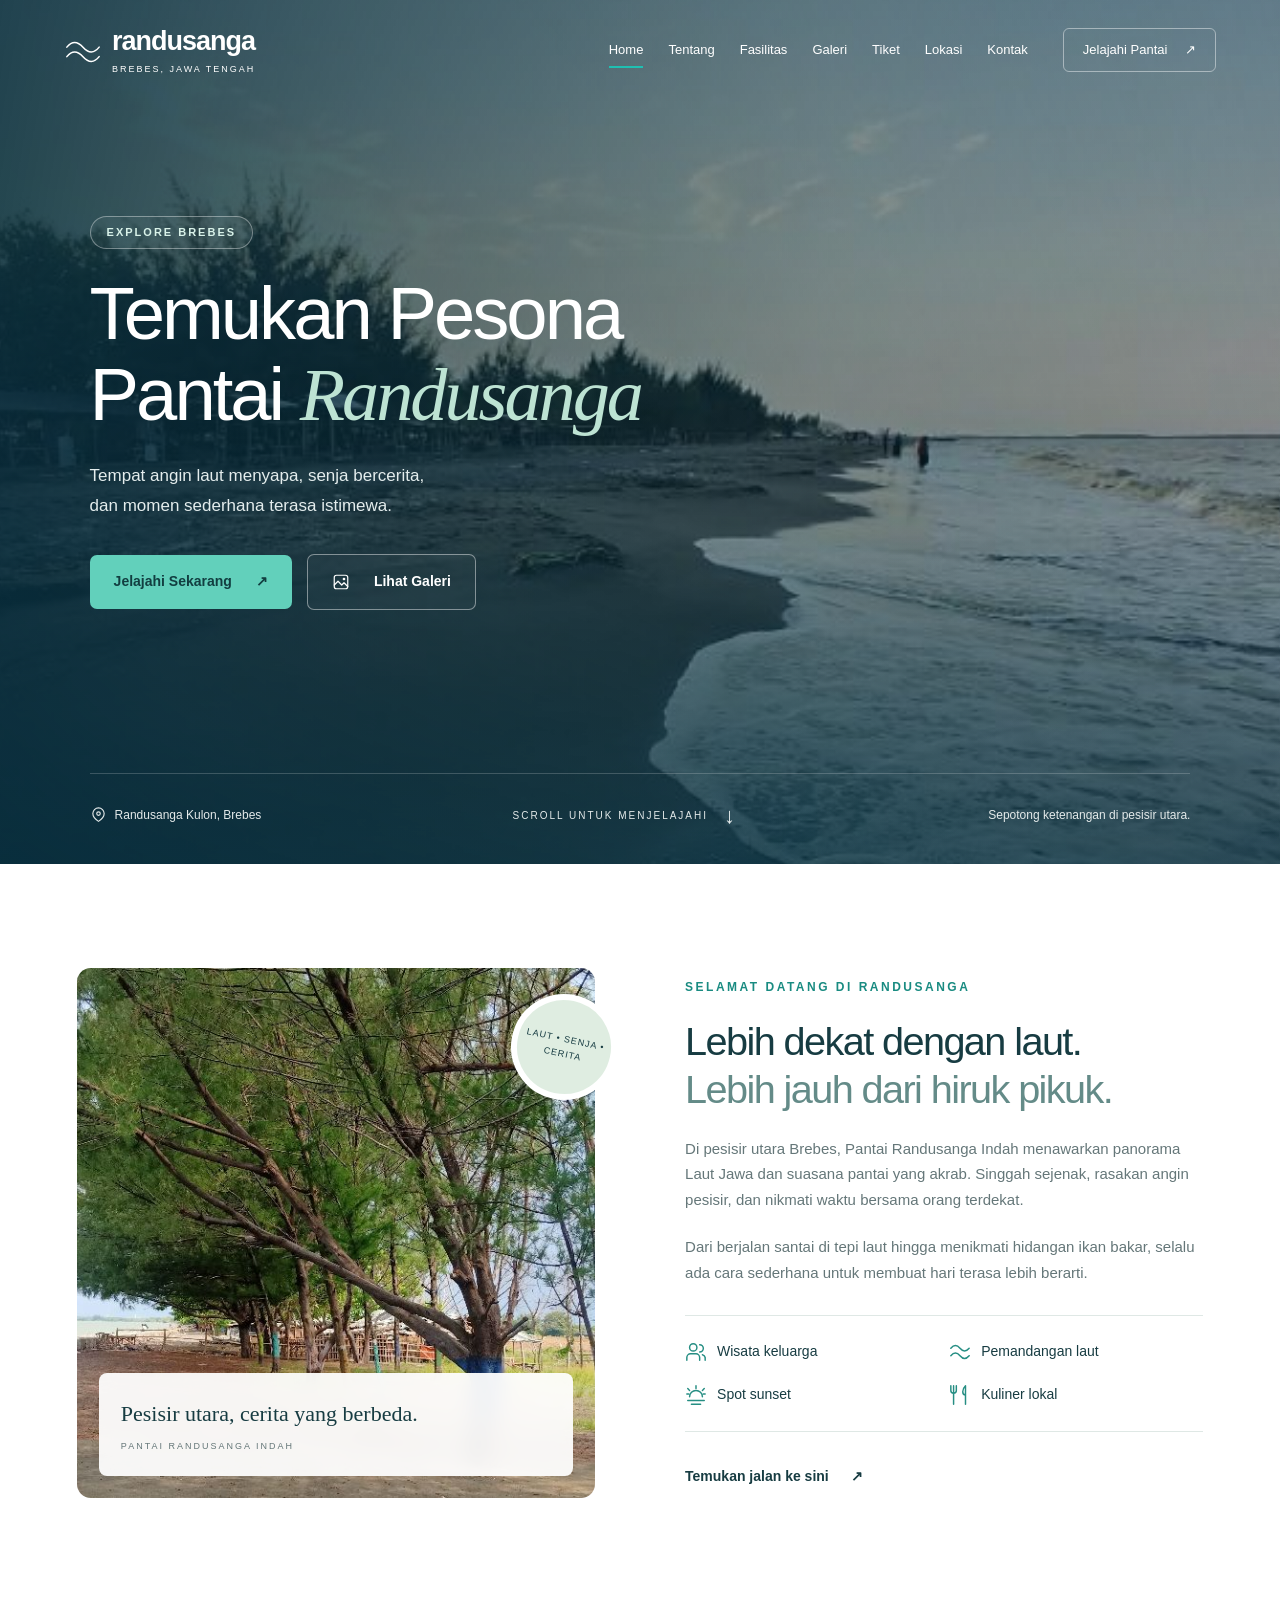
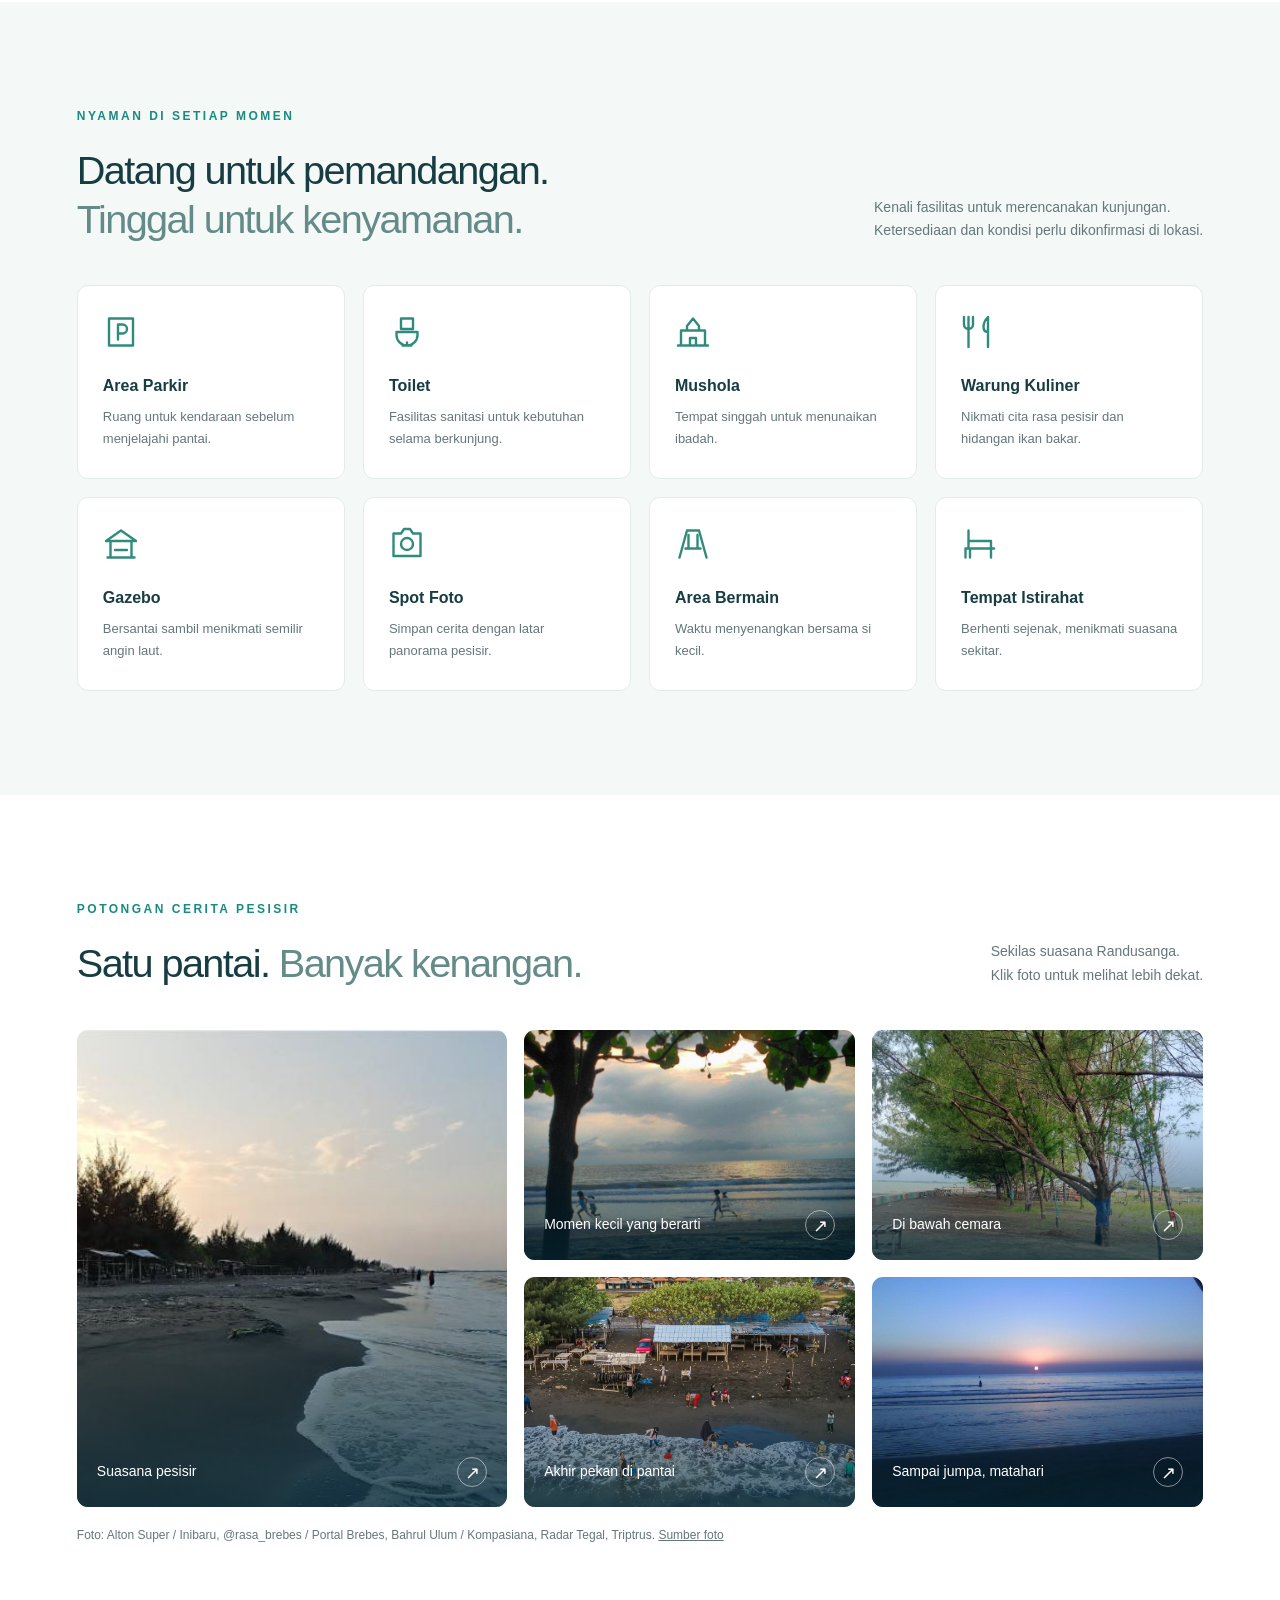
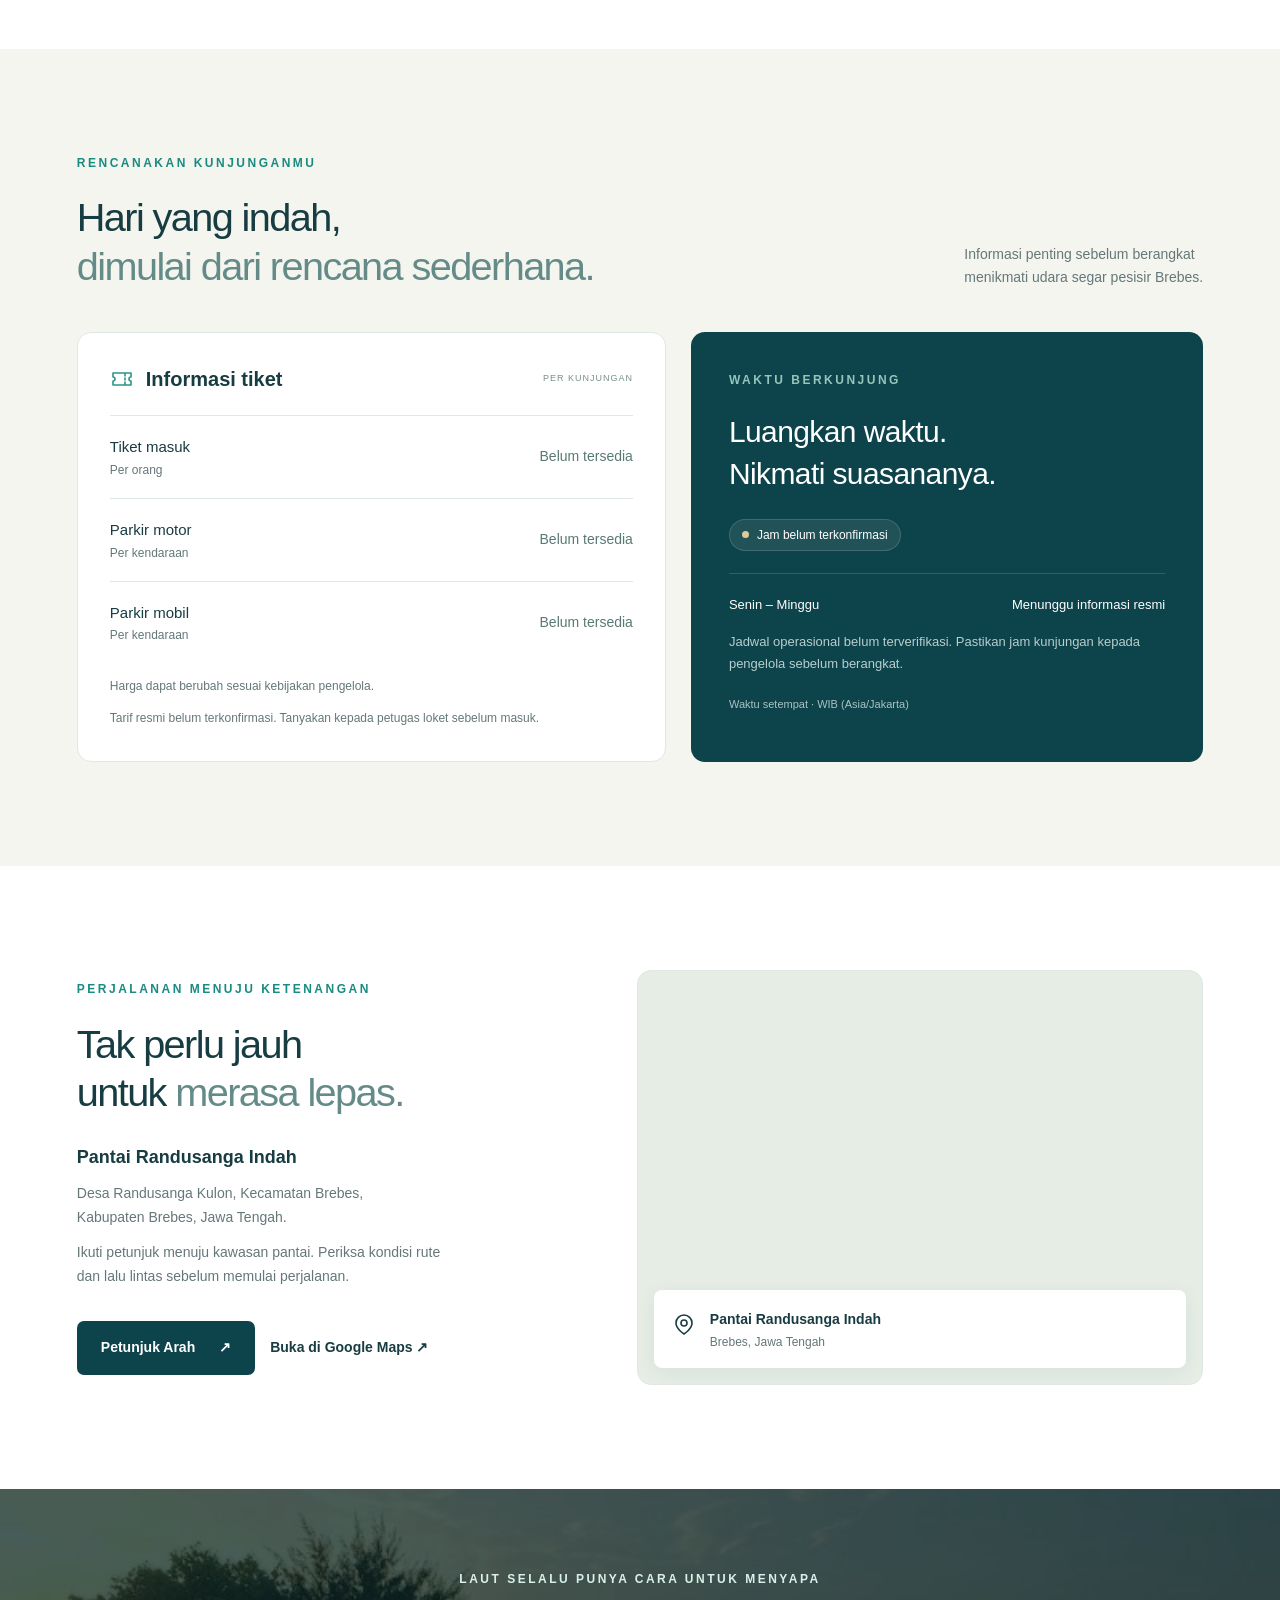
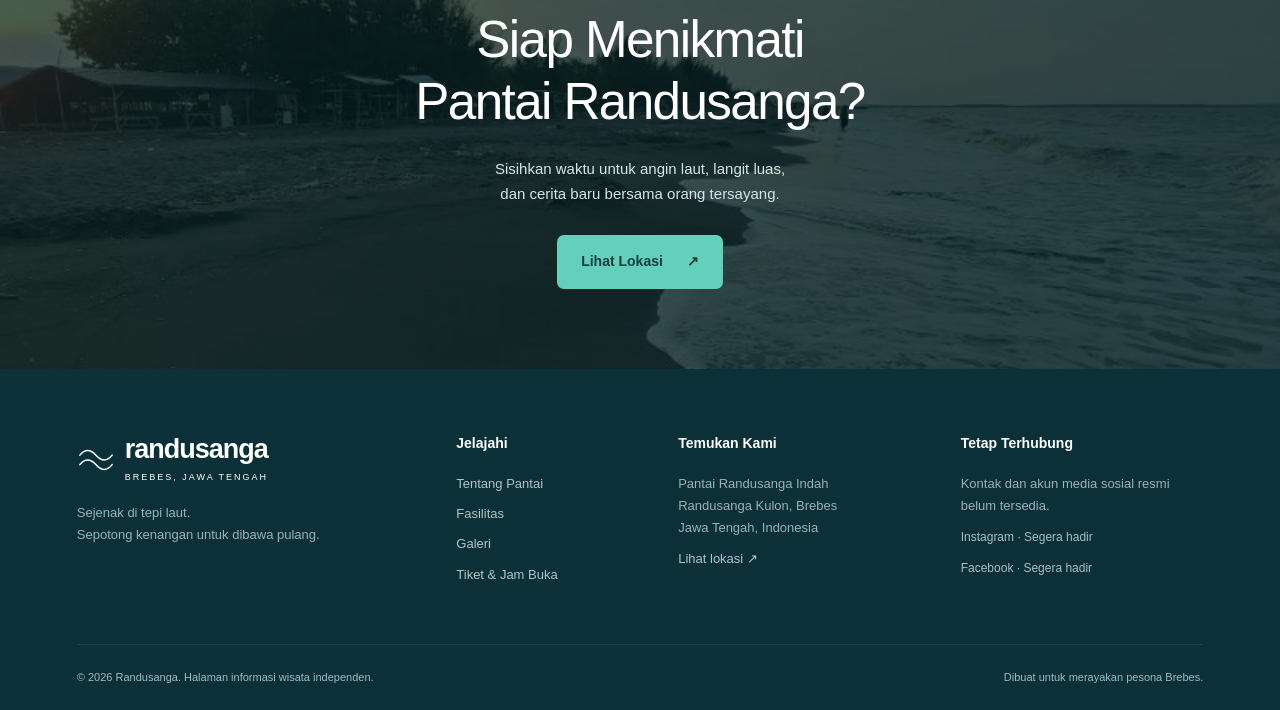
<file: index.html>
<!DOCTYPE html><html lang="id"><head><meta charset="UTF-8"><meta name="viewport" content="width=device-width,initial-scale=1"><meta name="description" content="Kenali Pantai Randusanga Indah di Brebes. Jelajahi panorama pesisir, galeri foto, informasi kunjungan, dan petunjuk lokasi."><title>Randusanga — Sejenak di tepi laut</title><link rel="icon" type="image/svg+xml" href="data:image/svg+xml,%3Csvg xmlns='http://www.w3.org/2000/svg' viewBox='0 0 40 40'%3E%3Crect width='40' height='40' rx='12' fill='%230b555c'/%3E%3Cpath d='M7 18q6-8 13 0t13 0M7 26q6-8 13 0t13 0' fill='none' stroke='%23ffffff' stroke-width='3'/%3E%3C/svg%3E"><link rel="stylesheet" href="css/style.css"><script src="js/script.js" defer></script></head><body>
<a class="skip" href="#tentang">Lewati ke konten</a><header class="header" id="header"><a class="brand" href="#home" aria-label="Randusanga, beranda"><svg viewBox="0 0 40 36" aria-hidden="true"><path d="M3 15q8-10 17 0t17 0M3 25q8-10 17 0t17 0"/></svg><span>randusanga<span class="brand-small">BREBES, JAWA TENGAH</span></span></a><button class="hamburger" aria-label="Buka menu" aria-expanded="false" aria-controls="nav"><span></span><span></span></button><nav id="nav" aria-label="Navigasi utama"><a href="#home" class="active">Home</a><a href="#tentang">Tentang</a><a href="#fasilitas">Fasilitas</a><a href="#galeri">Galeri</a><a href="#tiket">Tiket</a><a href="#lokasi">Lokasi</a><a href="#kontak">Kontak</a><a class="nav-cta" href="#tentang">Jelajahi Pantai <span aria-hidden="true">↗</span></a></nav></header>
<main><section class="hero" id="home"><img class="hero-image" src="assets/images/pesisir.jpg" alt="Garis pantai Randusanga dengan gazebo dan pepohonan di tepi laut" width="1600" height="1000" fetchpriority="high"><div class="hero-shade"></div><div class="hero-content"><span class="eyebrow light">EXPLORE BREBES</span><h1>Temukan Pesona<br>Pantai <em>Randusanga</em></h1><p>Tempat angin laut menyapa, senja bercerita,<br>dan momen sederhana terasa istimewa.</p><div class="actions"><a class="button primary" href="#tentang">Jelajahi Sekarang <span aria-hidden="true">↗</span></a><a class="button ghost" href="#galeri"><svg viewBox="0 0 24 24" aria-hidden="true"><rect x="3" y="3" width="18" height="18" rx="3"/><path d="m3 16 5-5 5 5 3-3 5 5"/><circle cx="16" cy="8" r="1"/></svg>Lihat Galeri</a></div></div><div class="hero-bottom"><span><svg viewBox="0 0 24 24" aria-hidden="true"><path d="M20 10c0 6-8 11-8 11S4 16 4 10a8 8 0 1 1 16 0Z"/><circle cx="12" cy="10" r="2.5"/></svg>Randusanga Kulon, Brebes</span><a href="#tentang" class="scroll-link">SCROLL UNTUK MENJELAJAHI <span aria-hidden="true">↓</span></a><span class="hero-note">Sepotong ketenangan di pesisir utara.</span></div></section>
<section class="section about" id="tentang"><div class="about-photo reveal"><img src="assets/images/cemara.jpg" alt="Pohon cemara yang menaungi tepi Pantai Randusanga" width="800" height="900" loading="lazy"><div class="photo-label"><span>Pesisir utara, cerita yang berbeda.</span><small>PANTAI RANDUSANGA INDAH</small></div><span class="photo-stamp">LAUT • SENJA • CERITA</span></div><div class="about-copy reveal"><span class="eyebrow">SELAMAT DATANG DI RANDUSANGA</span><h2>Lebih dekat dengan laut.<br><em>Lebih jauh dari hiruk pikuk.</em></h2><p>Di pesisir utara Brebes, Pantai Randusanga Indah menawarkan panorama Laut Jawa dan suasana pantai yang akrab. Singgah sejenak, rasakan angin pesisir, dan nikmati waktu bersama orang terdekat.</p><p>Dari berjalan santai di tepi laut hingga menikmati hidangan ikan bakar, selalu ada cara sederhana untuk membuat hari terasa lebih berarti.</p><div class="highlights"><span data-icon="users">Wisata keluarga</span><span data-icon="wave">Pemandangan laut</span><span data-icon="sun">Spot sunset</span><span data-icon="food">Kuliner lokal</span></div><a class="text-link" href="#lokasi">Temukan jalan ke sini <span aria-hidden="true">↗</span></a></div></section>
<section class="facilities section" id="fasilitas"><div class="section-heading reveal"><div><span class="eyebrow">NYAMAN DI SETIAP MOMEN</span><h2>Datang untuk pemandangan.<br><em>Tinggal untuk kenyamanan.</em></h2></div><p>Kenali fasilitas untuk merencanakan kunjungan.<br>Ketersediaan dan kondisi perlu dikonfirmasi di lokasi.</p></div><div class="facility-grid" id="facility-grid"></div></section>
<section class="section gallery-section" id="galeri"><div class="section-heading reveal"><div><span class="eyebrow">POTONGAN CERITA PESISIR</span><h2>Satu pantai. <em>Banyak kenangan.</em></h2></div><p>Sekilas suasana Randusanga.<br>Klik foto untuk melihat lebih dekat.</p></div><div class="gallery"><button class="gallery-item g1 reveal" data-caption="Senja di pesisir Randusanga"><img src="assets/images/pesisir.jpg" alt="Gazebo di sepanjang pesisir Randusanga saat langit mulai meredup" width="1000" height="700" loading="lazy"><span>Suasana pesisir <b>↗</b></span></button><button class="gallery-item g2 reveal" data-caption="Menikmati senja di pesisir"><img src="assets/images/senja.jpg" alt="Langit senja di atas pantai dengan ranting pohon di latar depan" width="750" height="500" loading="lazy"><span>Momen kecil yang berarti <b>↗</b></span></button><button class="gallery-item g3 reveal" data-caption="Keteduhan cemara di tepi laut"><img src="assets/images/cemara.jpg" alt="Deretan cemara di tepi laut Randusanga" width="800" height="600" loading="lazy"><span>Di bawah cemara <b>↗</b></span></button><button class="gallery-item g4 reveal" data-caption="Waktu bersama di Pantai Randusanga"><img src="assets/images/keluarga.jpg" alt="Pengunjung menikmati suasana pantai Randusanga" width="800" height="600" loading="lazy"><span>Akhir pekan di pantai <b>↗</b></span></button><button class="gallery-item g5 reveal" data-caption="Langit senja dan Laut Jawa"><img src="assets/images/laut.jpg" alt="Cahaya senja di atas Laut Jawa dari Randusanga" width="800" height="600" loading="lazy"><span>Sampai jumpa, matahari <b>↗</b></span></button></div><p class="gallery-credit">Foto: Alton Super / Inibaru, @rasa_brebes / Portal Brebes, Bahrul Ulum / Kompasiana, Radar Tegal, Triptrus. <a href="credits.html">Sumber foto</a></p></section>
<section class="visit section" id="tiket"><div class="section-heading reveal"><div><span class="eyebrow">RENCANAKAN KUNJUNGANMU</span><h2>Hari yang indah,<br><em>dimulai dari rencana sederhana.</em></h2></div><p>Informasi penting sebelum berangkat<br>menikmati udara segar pesisir Brebes.</p></div><div class="visit-grid"><div class="ticket-card reveal"><div class="card-title"><span data-icon="ticket"></span><h3>Informasi tiket</h3><span class="tag">PER KUNJUNGAN</span></div><div class="price-row"><span>Tiket masuk<small>Per orang</small></span><strong data-price="entry">Belum tersedia</strong></div><div class="price-row"><span>Parkir motor<small>Per kendaraan</small></span><strong data-price="motorcycle">Belum tersedia</strong></div><div class="price-row"><span>Parkir mobil<small>Per kendaraan</small></span><strong data-price="car">Belum tersedia</strong></div><p class="fine">Harga dapat berubah sesuai kebijakan pengelola.</p><p class="fine">Tarif resmi belum terkonfirmasi. Tanyakan kepada petugas loket sebelum masuk.</p></div><div class="hours-card reveal"><span class="eyebrow">WAKTU BERKUNJUNG</span><h3>Luangkan waktu.<br>Nikmati suasananya.</h3><div class="status" id="opening-status" role="status">Jam belum terkonfirmasi</div><div class="hours-row"><span>Senin – Minggu</span><strong id="hours-text">Menunggu informasi resmi</strong></div><p id="hours-note">Jadwal operasional belum terverifikasi. Pastikan jam kunjungan kepada pengelola sebelum berangkat.</p><div class="time-zone">Waktu setempat · WIB (Asia/Jakarta)</div></div></div></section>
<section class="section location" id="lokasi"><div class="location-copy reveal"><span class="eyebrow">PERJALANAN MENUJU KETENANGAN</span><h2>Tak perlu jauh<br>untuk <em>merasa lepas.</em></h2><h3>Pantai Randusanga Indah</h3><p>Desa Randusanga Kulon, Kecamatan Brebes,<br>Kabupaten Brebes, Jawa Tengah.</p><p class="location-tip">Ikuti petunjuk menuju kawasan pantai. Periksa kondisi rute dan lalu lintas sebelum memulai perjalanan.</p><div class="actions"><a class="button dark" href="https://www.google.com/maps/dir/?api=1&amp;destination=Pantai+Randusanga+Indah+Brebes" target="_blank" rel="noopener noreferrer">Petunjuk Arah <span aria-hidden="true">↗</span></a><a class="text-link" href="https://www.google.com/maps/search/?api=1&amp;query=Pantai+Randusanga+Indah+Brebes" target="_blank" rel="noopener noreferrer">Buka di Google Maps ↗</a></div></div><div class="map-wrap reveal"><iframe title="Peta lokasi Pantai Randusanga Indah, Brebes" src="https://maps.google.com/maps?q=Pantai%20Randusanga%20Indah%20Brebes&amp;output=embed" loading="lazy" referrerpolicy="no-referrer-when-downgrade" allowfullscreen></iframe><div class="map-label"><span data-icon="pin"></span><div><strong>Pantai Randusanga Indah</strong><small>Brebes, Jawa Tengah</small></div></div></div></section>
<section class="closing"><img src="assets/images/pesisir.jpg" alt="Suasana tenang pesisir Randusanga" width="1600" height="1000" loading="lazy"><div class="closing-content reveal"><span class="eyebrow light">LAUT SELALU PUNYA CARA UNTUK MENYAPA</span><h2>Siap Menikmati<br>Pantai Randusanga?</h2><p>Sisihkan waktu untuk angin laut, langit luas,<br>dan cerita baru bersama orang tersayang.</p><a class="button primary" href="#lokasi">Lihat Lokasi <span aria-hidden="true">↗</span></a></div></section></main>
<footer id="kontak"><div class="footer-grid"><div><a class="brand" href="#home"><svg viewBox="0 0 40 36" aria-hidden="true"><path d="M3 15q8-10 17 0t17 0M3 25q8-10 17 0t17 0"/></svg><span>randusanga<span class="brand-small">BREBES, JAWA TENGAH</span></span></a><p>Sejenak di tepi laut.<br>Sepotong kenangan untuk dibawa pulang.</p></div><div><h3>Jelajahi</h3><a href="#tentang">Tentang Pantai</a><a href="#fasilitas">Fasilitas</a><a href="#galeri">Galeri</a><a href="#tiket">Tiket & Jam Buka</a></div><div><h3>Temukan Kami</h3><p>Pantai Randusanga Indah<br>Randusanga Kulon, Brebes<br>Jawa Tengah, Indonesia</p><a href="#lokasi">Lihat lokasi ↗</a></div><div><h3>Tetap Terhubung</h3><p>Kontak dan akun media sosial resmi<br>belum tersedia.</p><span class="social-placeholder">Instagram · Segera hadir</span><span class="social-placeholder">Facebook · Segera hadir</span></div></div><div class="footer-bottom"><span>© <span id="year"></span> Randusanga. Halaman informasi wisata independen.</span><span>Dibuat untuk merayakan pesona Brebes.</span></div></footer><a href="#home" class="back-top" aria-label="Kembali ke atas">↑</a>
<dialog id="lightbox" aria-label="Galeri foto Pantai Randusanga"><button class="lightbox-close" aria-label="Tutup galeri">×</button><button class="lightbox-prev" aria-label="Foto sebelumnya">←</button><figure><img id="lightbox-image" alt=""><figcaption id="lightbox-caption" aria-live="polite"></figcaption></figure><button class="lightbox-next" aria-label="Foto berikutnya">→</button><span id="lightbox-count"></span></dialog></body></html>
</file>
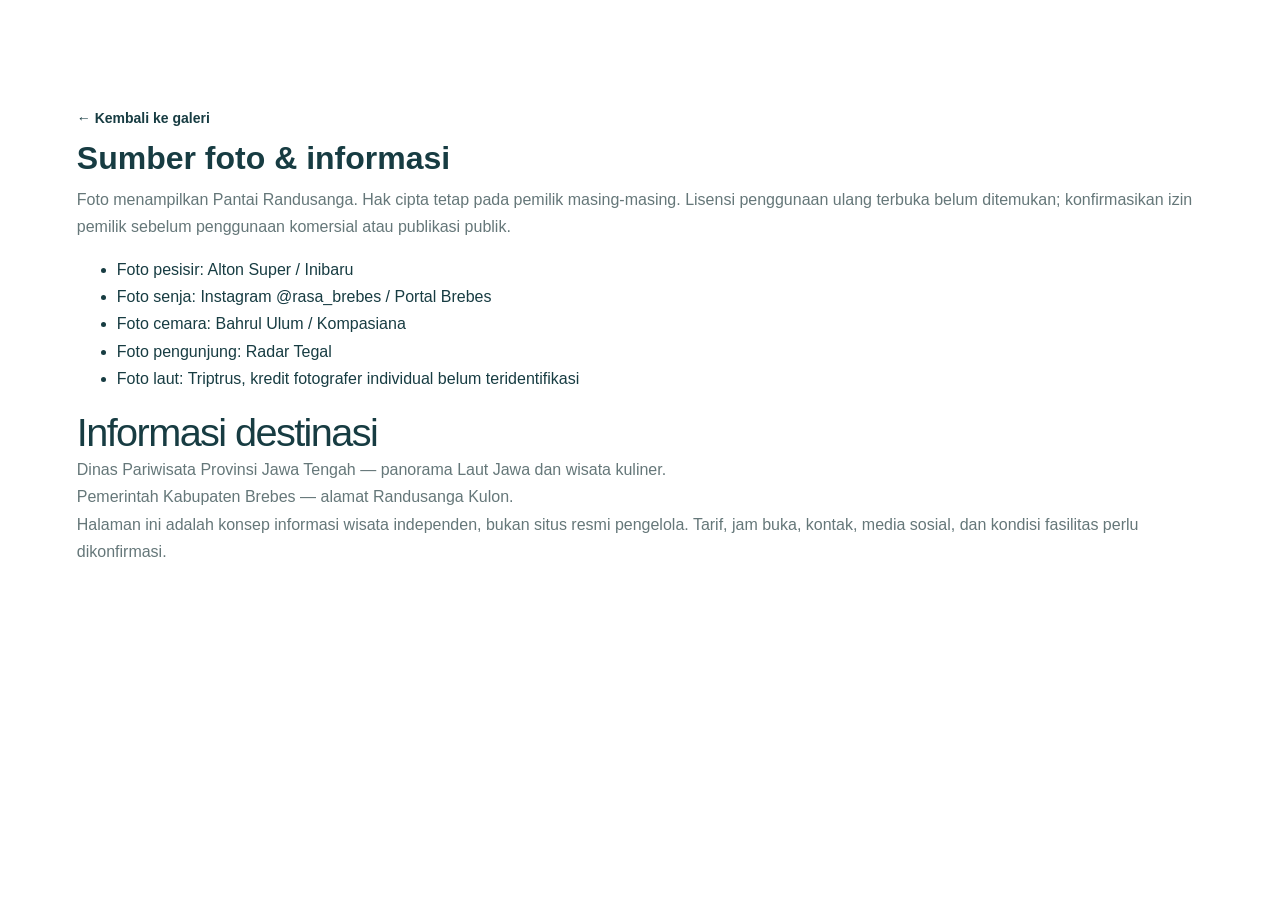
<file: credits.html>
<!DOCTYPE html><html lang="id"><meta charset="utf-8"><meta name="viewport" content="width=device-width,initial-scale=1"><title>Sumber foto — Randusanga</title><link rel="stylesheet" href="css/style.css"><main class="section"><a class="text-link" href="index.html#galeri">← Kembali ke galeri</a><h1>Sumber foto & informasi</h1><p>Foto menampilkan Pantai Randusanga. Hak cipta tetap pada pemilik masing-masing. Lisensi penggunaan ulang terbuka belum ditemukan; konfirmasikan izin pemilik sebelum penggunaan komersial atau publikasi publik.</p><ul><li><a href="https://inibaru.id/hits/wisata-alam-yang-tenang-di-pantai-randusanga-brebes">Foto pesisir: Alton Super / Inibaru</a></li><li><a href="https://portalbrebes.pikiran-rakyat.com/wisata/pr-1266380325/pantai-randusanga-indah-brebes-cocok-untuk-dikunjungi-bersama-keluarga-disaat-hari-libur">Foto senja: Instagram @rasa_brebes / Portal Brebes</a></li><li><a href="https://www.kompasiana.com/penaulum/5e6ffce6d541df0ca04be717/cemara-laut-di-pantai-bikin-sejuk-dan-nyaman">Foto cemara: Bahrul Ulum / Kompasiana</a></li><li><a href="https://radartegal.disway.id/kabupaten-brebes/read/661407/terletak-10-km-dari-pusat-kota-pantai-di-brebes-ini-tawarkan-pesona-yang-indah">Foto pengunjung: Radar Tegal</a></li><li><a href="https://www.triptrus.com/destination/946/pantai-randusanga">Foto laut: Triptrus, kredit fotografer individual belum teridentifikasi</a></li></ul><h2>Informasi destinasi</h2><p><a href="https://visitjawatengah.jatengprov.go.id/id/destinasi-wisata/pantai-randusanga-indah">Dinas Pariwisata Provinsi Jawa Tengah</a> — panorama Laut Jawa dan wisata kuliner.</p><p><a href="https://brebeskab.go.id/file/bdd/BUKU_SAKU_INFOGRAFIS_TAHUN_2024_ok.pdf">Pemerintah Kabupaten Brebes</a> — alamat Randusanga Kulon.</p><p>Halaman ini adalah konsep informasi wisata independen, bukan situs resmi pengelola. Tarif, jam buka, kontak, media sosial, dan kondisi fasilitas perlu dikonfirmasi.</p></main></html>
</file>
<file: css/style.css>
:root{--ink:#173c42;--teal:#1fc0b2;--deep:#0d434a;--muted:#657779;--sand:#f5f5ef;--line:#dfe8e5}*{box-sizing:border-box}html{scroll-behavior:smooth;scroll-padding-top:100px}body{margin:0;color:var(--ink);font-family:Arial,Helvetica,sans-serif;font-size:16px;line-height:1.7;background:#fff}body.locked{overflow:hidden}a{color:inherit;text-decoration:none}button{font:inherit;cursor:pointer}button,a{-webkit-tap-highlight-color:transparent}img{display:block;max-width:100%;object-fit:cover}svg{width:24px;height:24px;fill:none;stroke:currentColor;stroke-width:1.6;stroke-linecap:round;stroke-linejoin:round;flex-shrink:0}button{color:inherit}a:focus-visible,button:focus-visible{outline:3px solid #edb953;outline-offset:5px}p{color:var(--muted)}h1,h2,h3,p{margin:0}h2{font-size:clamp(30px,3.1vw,48px);line-height:1.22;letter-spacing:-1.6px;font-weight:500}h2 em{font-style:normal;color:#648b88}h3{line-height:1.4}.section{padding:104px max(6%,calc((100vw - 1320px)/2));scroll-margin-top:0}.eyebrow{display:block;font-size:12px;font-weight:700;letter-spacing:2.5px;color:#198b81;margin-bottom:20px}.light{color:#d9f2e9}.header{position:fixed;top:0;width:100%;z-index:30;display:flex;align-items:center;justify-content:space-between;padding:26px 5%;color:white;transition:background .3s,padding .3s,box-shadow .3s}.header.scrolled{padding:15px 5%;background:#fffffff2;backdrop-filter:blur(20px);color:var(--ink);box-shadow:0 3px 24px #103e4210}.brand{display:flex;gap:10px;align-items:center;font-size:27px;line-height:1.15;font-weight:700;letter-spacing:-1px}.brand svg{width:38px;height:38px}.brand-small{display:block;font-size:9px;letter-spacing:2px;font-weight:500;margin-top:7px}.header nav{display:flex;align-items:center;gap:25px;font-size:13px}.header nav>a{position:relative}.header nav>a:not(.nav-cta):after{content:'';position:absolute;bottom:-7px;left:0;right:0;height:2px;background:var(--teal);transform:scaleX(0);transition:transform .2s}.header nav>a.active:after,.header nav>a:hover:after{transform:scaleX(1)}.nav-cta{border:1px solid #ffffff70;padding:10px 19px;border-radius:6px;margin-left:10px}.scrolled .nav-cta{background:var(--deep);color:white}.nav-cta span{margin-left:14px}.hamburger{display:none}.hero{height:96svh;min-height:680px;position:relative;color:white;overflow:hidden;background:#1a5159}.hero-image{position:absolute;width:100%;height:112%;top:-6%;object-position:center 53%;will-change:transform}.hero-shade{position:absolute;inset:0;background:linear-gradient(90deg,#062d3dda 0%,#103b4660 65%,#173c4230),linear-gradient(0deg,#062d3daa,transparent 40%,#092d3f45)}.hero-content{position:relative;z-index:1;padding:clamp(180px,24vh,270px) 7% 120px}.hero .eyebrow{border:1px solid #ffffff60;border-radius:30px;display:inline-block;padding:6px 16px;font-size:11px;letter-spacing:2px;background:#ffffff0b}.hero h1{font-size:clamp(46px,5.8vw,88px);font-weight:500;line-height:1.09;letter-spacing:-3px;max-width:1000px;margin:5px 0 25px}.hero h1 em{font-family:Georgia,serif;font-weight:400;color:#bde3d3}.hero-content p{font-size:17px;line-height:1.8;color:#e4eded}.actions{display:flex;align-items:center;flex-wrap:wrap;gap:15px;margin-top:32px}.button{display:inline-flex;align-items:center;justify-content:center;gap:24px;padding:15px 24px;border-radius:7px;font-size:14px;font-weight:600;min-height:52px;transition:transform .2s,background .2s}.button:hover{transform:translateY(-3px)}.primary{background:#62d0bb;color:#123e40}.primary:hover{background:#91e2cd}.ghost{border:1px solid #ffffff70;color:white;background:#ffffff08}.ghost svg{width:18px}.dark{background:var(--deep);color:white}.hero-bottom{position:absolute;bottom:30px;left:7%;right:7%;display:flex;justify-content:space-between;align-items:center;gap:20px;font-size:12px;color:#e4eaea;border-top:1px solid #ffffff30;padding-top:23px}.hero-bottom>span:first-child{display:flex;align-items:center;gap:8px}.hero-bottom svg{width:17px}.scroll-link{font-size:10px;letter-spacing:2px;display:flex;align-items:center;gap:16px}.scroll-link span{font-size:22px;animation:bob 2.5s ease-in-out infinite}@keyframes bob{50%{transform:translateY(6px)}}.about{display:grid;grid-template-columns:1fr 1fr;gap:8%;align-items:center}.about-photo{position:relative;height:530px}.about-photo>img{width:100%;height:100%;border-radius:14px}.photo-label{position:absolute;left:22px;right:22px;bottom:22px;padding:22px;background:#ffffffee;backdrop-filter:blur(10px);border-radius:8px}.photo-label span{font-family:Georgia,serif;font-size:22px}.photo-label small{display:block;font-size:9px;letter-spacing:2px;margin-top:6px;color:var(--muted)}.photo-stamp{position:absolute;right:-22px;top:26px;background:#dfede1;border:6px solid white;width:106px;height:106px;display:grid;place-items:center;border-radius:50%;font-size:9px;letter-spacing:1px;text-align:center;transform:rotate(12deg)}.about-copy p{margin-top:22px;font-size:15px}.highlights{display:grid;grid-template-columns:1fr 1fr;gap:19px 10px;margin:30px 0;padding:24px 0;border-top:1px solid var(--line);border-bottom:1px solid var(--line);font-size:14px}.highlights span{display:flex;gap:10px;align-items:center}.highlights svg{color:#268e83;width:22px}.text-link{font-size:14px;font-weight:600;display:inline-flex;gap:22px;align-items:center}.text-link:hover{text-decoration:underline}.facilities{background:#f4f8f6}.section-heading{display:flex;justify-content:space-between;align-items:flex-end;gap:30px;margin-bottom:42px}.section-heading>p{font-size:14px;max-width:330px}.facility-grid{display:grid;grid-template-columns:repeat(4,1fr);gap:18px}.facility-card{border:1px solid #e3ece7;background:#fff;border-radius:11px;padding:28px 25px;transition:transform .25s,box-shadow .25s}.facility-card:hover{transform:translateY(-6px);box-shadow:0 14px 30px #164a4210}.facility-card>svg{width:36px;height:36px;color:#318b7d;margin-bottom:17px;transition:transform .25s}.facility-card:hover>svg{transform:rotate(-7deg)}.facility-card h3{font-size:16px;margin-bottom:8px}.facility-card p{font-size:13px;line-height:1.7}.gallery{display:grid;grid-template-columns:1.3fr 1fr 1fr;grid-template-rows:230px 230px;gap:17px}.gallery-item{position:relative;overflow:hidden;border:0;padding:0;border-radius:11px;background:#193e43;text-align:left}.gallery-item img{width:100%;height:100%;transition:transform .6s,opacity .4s}.gallery-item:hover img{transform:scale(1.06);opacity:.8}.gallery-item:after{content:'';position:absolute;inset:40% 0 0;background:linear-gradient(transparent,#062a38b3)}.gallery-item>span{position:absolute;bottom:20px;left:20px;right:20px;z-index:1;color:white;font-size:14px;display:flex;align-items:center;justify-content:space-between}.gallery-item b{font-weight:400;border:1px solid #ffffff80;border-radius:50%;width:30px;height:30px;text-align:center;font-size:18px}.g1{grid-row:span 2}.gallery-credit{font-size:12px;margin-top:18px}.gallery-credit a{text-decoration:underline}.visit{background:var(--sand)}.visit-grid{display:grid;grid-template-columns:1.15fr 1fr;gap:25px}.ticket-card{border-radius:14px;background:#fff;border:1px solid var(--line);padding:32px}.card-title{display:flex;align-items:center;gap:12px;margin-bottom:22px}.card-title h3{font-size:20px}.card-title>span:first-child{display:flex;color:#2b9587}.tag{margin-left:auto;font-size:9px;letter-spacing:1px;color:#77908b}.price-row{display:flex;justify-content:space-between;align-items:center;gap:10px;padding:18px 0;border-top:1px solid var(--line);font-size:15px}.price-row small{display:block;font-size:12px;color:var(--muted)}.price-row strong{font-size:14px;font-weight:500;color:#587a74}.fine{font-size:12px;margin-top:12px}.hours-card{background:var(--deep);color:white;border-radius:14px;padding:38px}.hours-card .eyebrow{color:#94c6bb}.hours-card h3{font-size:30px;font-weight:400;letter-spacing:-.6px}.status{display:inline-flex;align-items:center;gap:8px;background:#ffffff15;border:1px solid #ffffff25;padding:5px 12px;border-radius:30px;margin-top:24px;font-size:12px}.status:before{content:'';width:7px;height:7px;border-radius:50%;background:#dfc997}.status.open:before{background:#70deb7}.status.closed:before{background:#f2a59d}.hours-row{margin-top:22px;padding-top:20px;border-top:1px solid #ffffff25;display:flex;justify-content:space-between;gap:12px;font-size:13px}.hours-row strong{font-weight:400}.hours-card p{font-size:13px;color:#b7cecf;margin-top:15px}.time-zone{font-size:11px;color:#aac3c3;margin-top:20px}.location{display:grid;grid-template-columns:1fr 1.15fr;gap:6%;align-items:center}.location h3{font-size:18px;margin-top:28px}.location p{font-size:14px;margin-top:12px}.location-tip{max-width:370px}.map-wrap{height:415px;position:relative;border:1px solid var(--line);border-radius:14px;overflow:hidden;background:#e5ede5}.map-wrap iframe{width:100%;height:100%;border:0}.map-label{position:absolute;bottom:16px;left:16px;right:16px;background:white;box-shadow:0 4px 20px #163c4210;border-radius:8px;padding:15px 18px;display:flex;align-items:center;gap:14px;pointer-events:none}.map-label strong{font-size:14px}.map-label small{display:block;color:var(--muted);font-size:12px}.closing{position:relative;overflow:hidden;text-align:center;padding:80px 20px;color:white;background:var(--deep)}.closing>img{position:absolute;inset:0;width:100%;height:100%;filter:brightness(.4);object-position:center 62%}.closing:after{content:'';position:absolute;inset:0;background:#07484b50}.closing-content{position:relative;z-index:1}.closing h2{font-size:clamp(34px,4vw,57px);font-weight:400}.closing p{color:#d6e6e4;margin:22px 0 28px;font-size:15px}footer{background:#0b3037;color:#d6e4e3;padding:65px 6% 24px}footer .brand{color:white}footer p{font-size:13px;color:#99b3b5;margin-top:20px}.footer-grid{display:grid;grid-template-columns:1.4fr .75fr 1fr 1fr;gap:40px}.footer-grid h3{font-size:14px;color:white;margin-bottom:20px}.footer-grid>div>a:not(.brand){display:block;font-size:13px;color:#aec5c5;margin:8px 0}.social-placeholder{display:block;color:#a8bfc0;font-size:12px;margin-top:10px}.footer-bottom{margin-top:50px;border-top:1px solid #ffffff15;padding-top:23px;font-size:11px;color:#a1bbbd;display:flex;justify-content:space-between;gap:20px}.back-top{position:fixed;bottom:22px;right:22px;z-index:20;display:grid;place-items:center;width:44px;height:44px;border-radius:50%;background:var(--deep);border:1px solid #ffffff70;color:white;opacity:0;pointer-events:none;transform:translateY(15px);transition:.25s}.back-top.visible{opacity:1;pointer-events:auto;transform:none}.skip{position:fixed;top:-100px;left:20px;z-index:100;background:white;color:var(--ink);padding:12px}.skip:focus{top:12px}.js .reveal{opacity:0;transform:translateY(22px);transition:opacity .7s,transform .7s}.js .reveal.shown{opacity:1;transform:none}dialog{max-width:none;max-height:none;border:0;width:100%;height:100%;background:#061e28f5;color:white;padding:60px 80px;inset:0;margin:0}dialog::backdrop{background:#061e28}dialog[open]{display:flex;align-items:center;justify-content:center}dialog figure{margin:0;max-width:1100px;width:100%;text-align:center}dialog figure img{width:auto;height:auto;max-width:100%;max-height:75vh;object-fit:contain;margin:auto;border-radius:5px}dialog figcaption{padding-top:18px;font-size:14px}dialog button{position:absolute;background:#ffffff15;color:white;border:1px solid #ffffff45;width:44px;height:44px;border-radius:50%;font-size:25px;display:grid;place-items:center}.lightbox-close{top:20px;right:24px}.lightbox-prev{left:20px;top:48%}.lightbox-next{right:20px;top:48%}#lightbox-count{position:absolute;bottom:20px;font-size:12px;letter-spacing:2px}@media(min-width:1600px){.hero-content{padding-left:max(7%,calc((100vw - 1320px)/2))}}@media(max-width:1100px){.header nav{gap:16px;font-size:12px}.brand{font-size:24px}.nav-cta{display:none}.section{padding:80px 6%}.hero-note{display:none}.about{gap:6%}.facility-grid{grid-template-columns:repeat(2,1fr)}.footer-grid{grid-template-columns:1.2fr 1fr;gap:35px}.gallery{grid-template-rows:200px 200px}.section-heading{align-items:flex-start}.photo-stamp{right:-15px}.location .actions{gap:20px}}@media(max-width:760px){html{scroll-padding-top:88px}.header,.header.scrolled{padding:18px 6%}.brand{font-size:24px}.brand-small{font-size:8px}.brand svg{width:32px}.hamburger{display:flex;flex-direction:column;justify-content:center;gap:6px;width:44px;height:44px;background:transparent;border:1px solid #ffffff50;border-radius:6px;z-index:32}.hamburger span{width:21px;height:2px;background:currentColor;margin:0 auto;transition:transform .25s}.hamburger[aria-expanded=true] span:first-child{transform:translateY(4px) rotate(45deg)}.hamburger[aria-expanded=true] span:last-child{transform:translateY(-4px) rotate(-45deg)}.header nav{display:none;position:absolute;top:82px;left:4%;right:4%;padding:20px;background:#fff;color:var(--ink);border-radius:12px;box-shadow:0 15px 40px #062a3825;font-size:16px;max-height:calc(100svh - 100px);overflow-y:auto}.header nav.open{display:flex;flex-direction:column;align-items:stretch;gap:3px}.header nav>a{padding:10px 15px;min-height:44px}.header nav>a.active{background:#eaf5ef;border-radius:6px}.header nav>a:not(.nav-cta):after{display:none}.header nav .nav-cta{display:block;margin:10px 0 0;background:var(--deep);color:white}.hero{min-height:720px;height:94svh;max-height:1000px}.hero-image{object-position:60% center}.hero-content{padding:180px 7% 135px}.hero h1{font-size:clamp(43px,8.5vw,65px);letter-spacing:-1.8px}.hero-content p{font-size:15px}.hero-bottom{bottom:25px;flex-wrap:wrap;gap:14px}.scroll-link{font-size:9px}.hero-bottom>span:first-child{font-size:11px}.hero .actions{gap:12px}.button{padding:13px 18px;font-size:13px;gap:18px}.section{padding:66px 6%}.about,.location,.visit-grid{grid-template-columns:1fr;gap:38px}.about-photo{height:420px;margin-right:10px}.about-copy h2{font-size:33px}.section-heading{display:block}.section-heading>p{margin-top:20px}.facility-grid{gap:12px}.facility-card{padding:22px 17px}.facility-card p{font-size:13px}.gallery{grid-template-columns:1fr 1fr;grid-template-rows:310px 200px 200px;gap:12px}.g1{grid-column:span 2;grid-row:span 1}.gallery-item>span{font-size:12px;left:13px;right:13px;bottom:15px}.gallery-item b{display:none}.ticket-card{padding:24px}.tag{font-size:8px}.hours-card{padding:28px}.map-wrap{height:380px}.closing{padding:70px 6%}.closing .eyebrow{font-size:10px}.footer-grid{gap:34px 20px}.footer-grid>div:first-child{grid-column:span 2}.footer-grid>div:last-child{grid-column:span 2}.footer-bottom{flex-direction:column;font-size:11px;gap:8px}dialog{padding:65px 15px 100px}.lightbox-prev,.lightbox-next{top:auto;bottom:42px}.lightbox-prev{left:calc(50% - 60px)}.lightbox-next{right:calc(50% - 60px)}dialog figure img{max-height:65vh}.eyebrow{font-size:10px}h2{letter-spacing:-1px}.highlights{font-size:13px}.hours-row{flex-wrap:wrap}}@media(prefers-reduced-motion:reduce){html{scroll-behavior:auto}*,*:before,*:after{animation:none!important;transition:none!important}.js .reveal{opacity:1;transform:none}.hero-image{will-change:auto}}
@media(max-width:480px){.facility-grid{grid-template-columns:1fr}}
</file>
